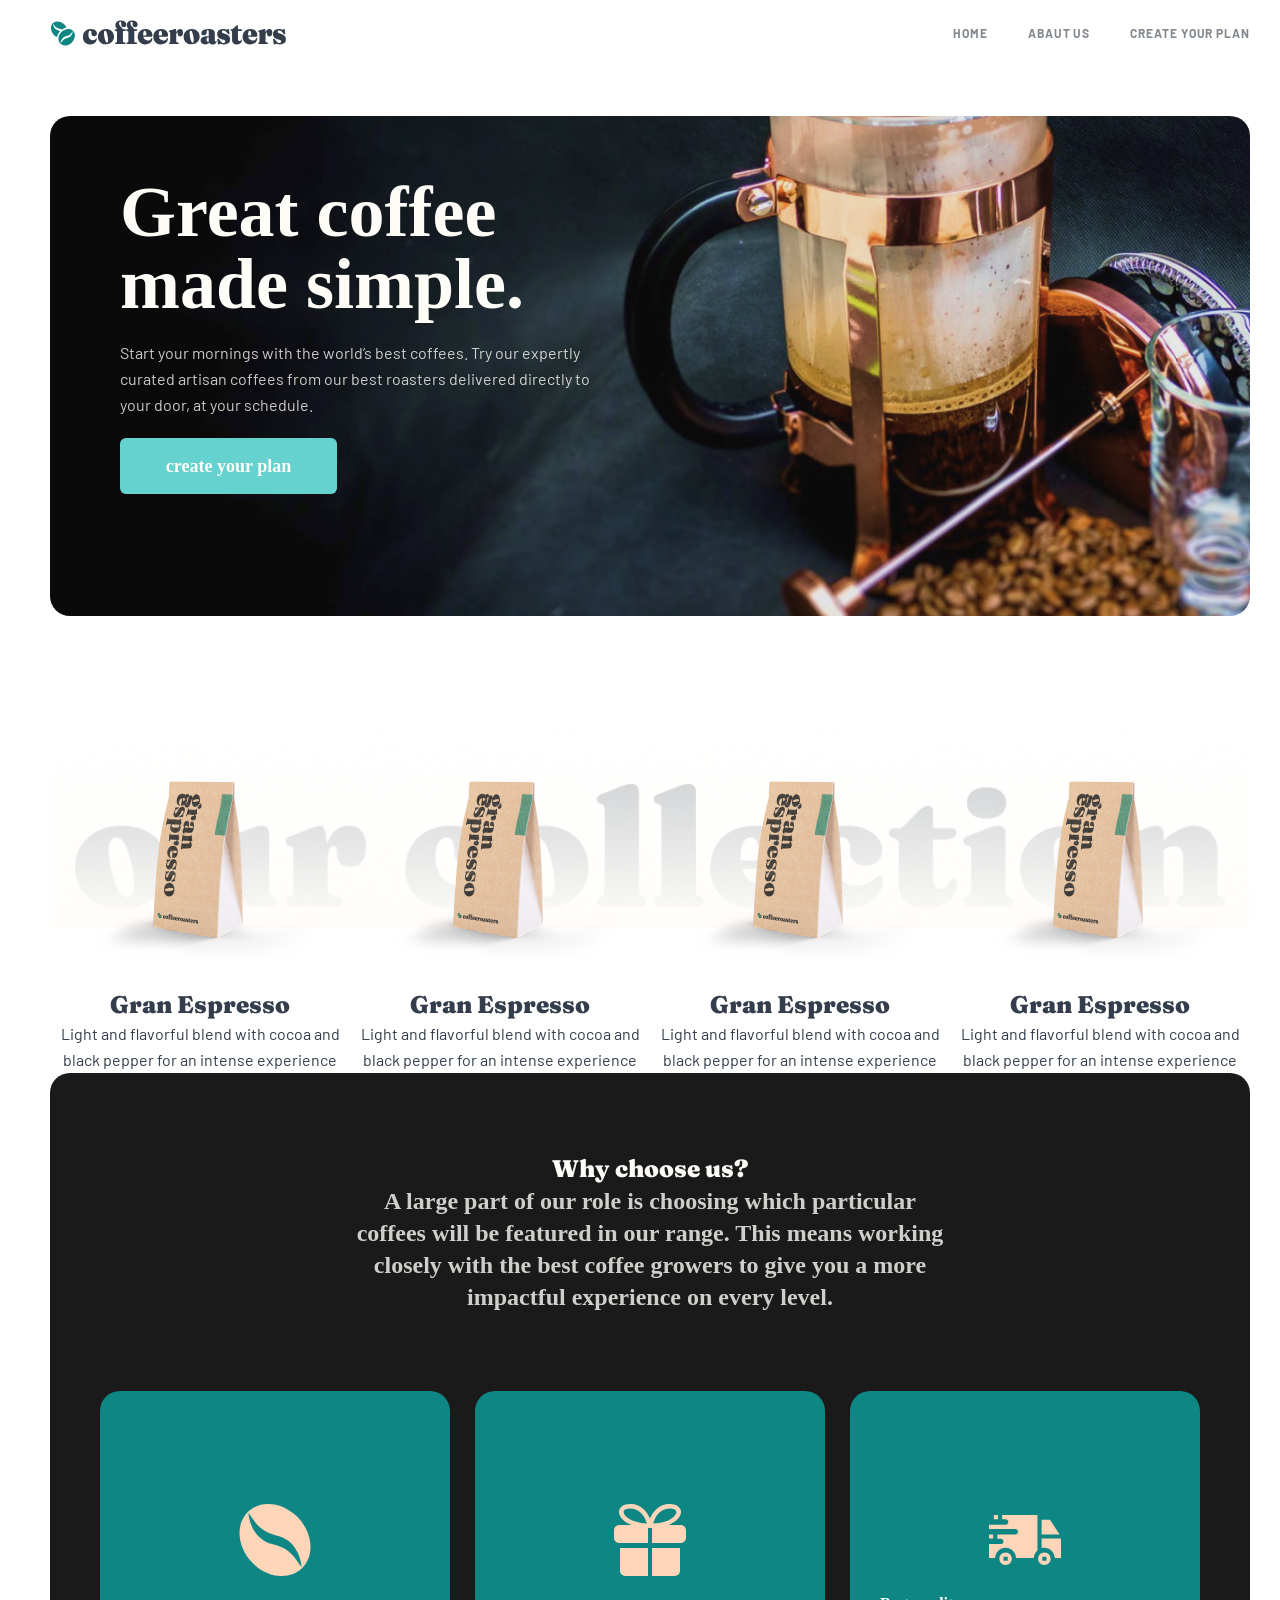
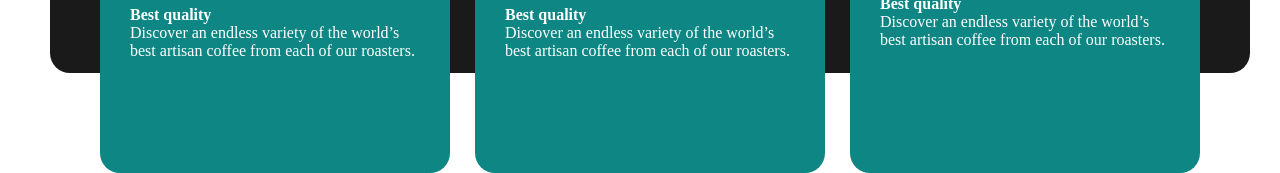
<file: index.html>
<!DOCTYPE html>
<html lang="en">

<head>
  <meta charset="UTF-8">
  <meta name="viewport" content="width=device-width, initial-scale=1.0">
  <title>Document</title>
  <link rel="stylesheet" href="css/fonts.css">
  <link rel="stylesheet" href="css/stayle.css">
</head>

<body>
  <div class="wraper">

    <header class="header">
      <nav class="navbar">
        <img src="img/logo__footer.svg" class="navar__logo" alt="">

        <ul class="navbar__list">
          <li navbar__itmes>
            <a href="#" class="navbar__link">Home</a>
          </li>

          <li navbar__itmes>
            <a href="../pages/abaut.html" class="navbar__link">Abaut us</a>
          </li>
          <li navbar__itmes>
            <a href="./pages/create.html" class="navbar__link">Create Your plan</a>
          </li>
        </ul>
        <div class="navbar__burger">
          <div class="navbar__burger__itme"></div>
          <div class="navbar__burger__itme"></div>
          <div class="navbar__burger__itme"></div>
        </div>
      </nav>
      <div class="intro">
        <div class="intro__left">
          <h2 class="intro__title">Great coffee made simple.</h2>
          <p class="intro__text">
            Start your mornings with the world’s best coffees. Try our
            expertly curated artisan coffees from our best roasters delivered
            directly to your door, at your schedule.
          </p>

          <button class="intro__btn">create your plan</button>
        </div>
      </div>

    </header>
   <main> 
       <section class="collection">
        <div class="collection__card">
          <img src="./img/paket.png" alt="" />
             <div>
          <h3 class="collection__title">Gran Espresso</h3>
          <p class="collection__text">
            Light and flavorful blend with cocoa and black pepper for an
            intense experience
          </p>
          </div>
        </div>
        <div class="collection__card">
          <img src="./img/paket.png" alt="" />
          <div>
          <h3 class="collection__title">Gran Espresso</h3>
          <p class="collection__text">
            Light and flavorful blend with cocoa and black pepper for an
            intense experience
          </p>
          </div>
        </div>
        <div class="collection__card">
          <img src="./img/paket.png" alt="" />
          <div>
          <h3 class="collection__title">Gran Espresso</h3>
          <p class="collection__text">
            Light and flavorful blend with cocoa and black pepper for an
            intense experience
          </p>
          </div>
        </div>
         <div class="collection__card">
          <img src="./img/paket.png" alt="" />
          <div>
          <h3 class="collection__title">Gran Espresso</h3>
          <p class="collection__text">
            Light and flavorful blend with cocoa and black pepper for an
            intense experience
          </p>
          </div>
        </div> 
        </section> 
    </main> 
    </section>
     <section class="why">
      <h2 class="why__title">Why choose us?</h2>

      <p class="why__text">
        A large part of our role is choosing which particular coffees will
        be featured in our range. This means working closely with the best
        coffee growers to give you a more impactful experience on every
        level.
      </p>

      <div class="why__cards">
        <div class="why__card">
          <img src="./img/cacao.svg" alt="" class="why__img" />
          <div>
          <h4 class="why__card__title">Best quality</h4>

          <p class="why__card_text">
            Discover an endless variety of the world’s best artisan coffee
            from each of our roasters.
          </p>
          </div>
        </div>
        <div class="why__card">
          <img src="./img/priz.svg" alt="" class="why__img" />
            <div>
          <h4 class="why__card_title">Best quality</h4>

          <p class="why__card_text">
            Discover an endless variety of the world’s best artisan coffee
            from each of our roasters.
          </p>
          </div>
        </div>
        <div class="why__card">
          <img src="./img/pochta.svg" alt="" class="why__img" />
          <div>
          <h4 class="why__card_title">Best quality</h4>

          <p class="why__card_text">
            Discover an endless variety of the world’s best artisan coffee
            from each of our roasters.
          </p>
          </div>
        </div>
      </div>
    </section>  

    <!-- <section class="work">
      <h2 class="work__title">How it works</h2>

      <div class="work__top">
        <div class="work__circle"></div>
        <hr class="work__hr" />
        <div class="work__circle"></div>
        <hr class="work__hr" />
        <div class="work__circle"></div>
      </div>

      <div class="work__bottom">
        <div class="work__card">
          <h2 class="work__subtitle">01</h2>
          <h2 class="work__maintitle">Pick your coffee</h2>
          <p class="work__text">
            Select from our evolving range of artisan coffees. Our beans are
            ethically sourced and we pay fair prices for them. There are new
            coffees in all profiles every month for you to try out.
          </p>
        </div>
        <div class="work__card">
          <h2 class="work__subtitle">02</h2>
          <h2 class="work__maintitle">Pick your coffee</h2>
          <p class="work__text">
            Select from our evolving range of artisan coffees. Our beans are
            ethically sourced and we pay fair prices for them. There are new
            coffees in all profiles every month for you to try out.
          </p>
        </div>
        <div class="work__card">
          <h2 class="work__subtitle">03</h2>
          <h2 class="work__maintitle">Pick your coffee</h2>
          <p class="work__text">
            Select from our evolving range of artisan coffees. Our beans are
            ethically sourced and we pay fair prices for them. There are new
            coffees in all profiles every month for you to try out.
          </p>
        </div>
      </div>

      <button class="work__btn">Create your plan</button>
    </section>  -->
<!-- 
     <footer class="footer">
      <div class=""><img class="footer__img" src="img/logo__nav.png" alt=""></div>

      <ul class="footer__list">
        <li footer__itmes>
          <a href="./index.html" class="footer__link">Home</a>
        </li>
        <li footer__itmes>
          <a href="./pages/abaut.html" class="footer__link">Abaut us</a>
        </li>
        <li footer__itmes>
          <a href="./pages/create.html" class="footer__link">Create Your plan</a>
        </li>
      </ul>
      <div class="footer__social">
        <img src="img/fakebook.png" alt="">
        <img src="img/tiwitwe.png" alt="">
        <img src="img/instagaram.png" alt="">
      </div>
    </footer>  -->
  </div>
</body>

</html>
</file>
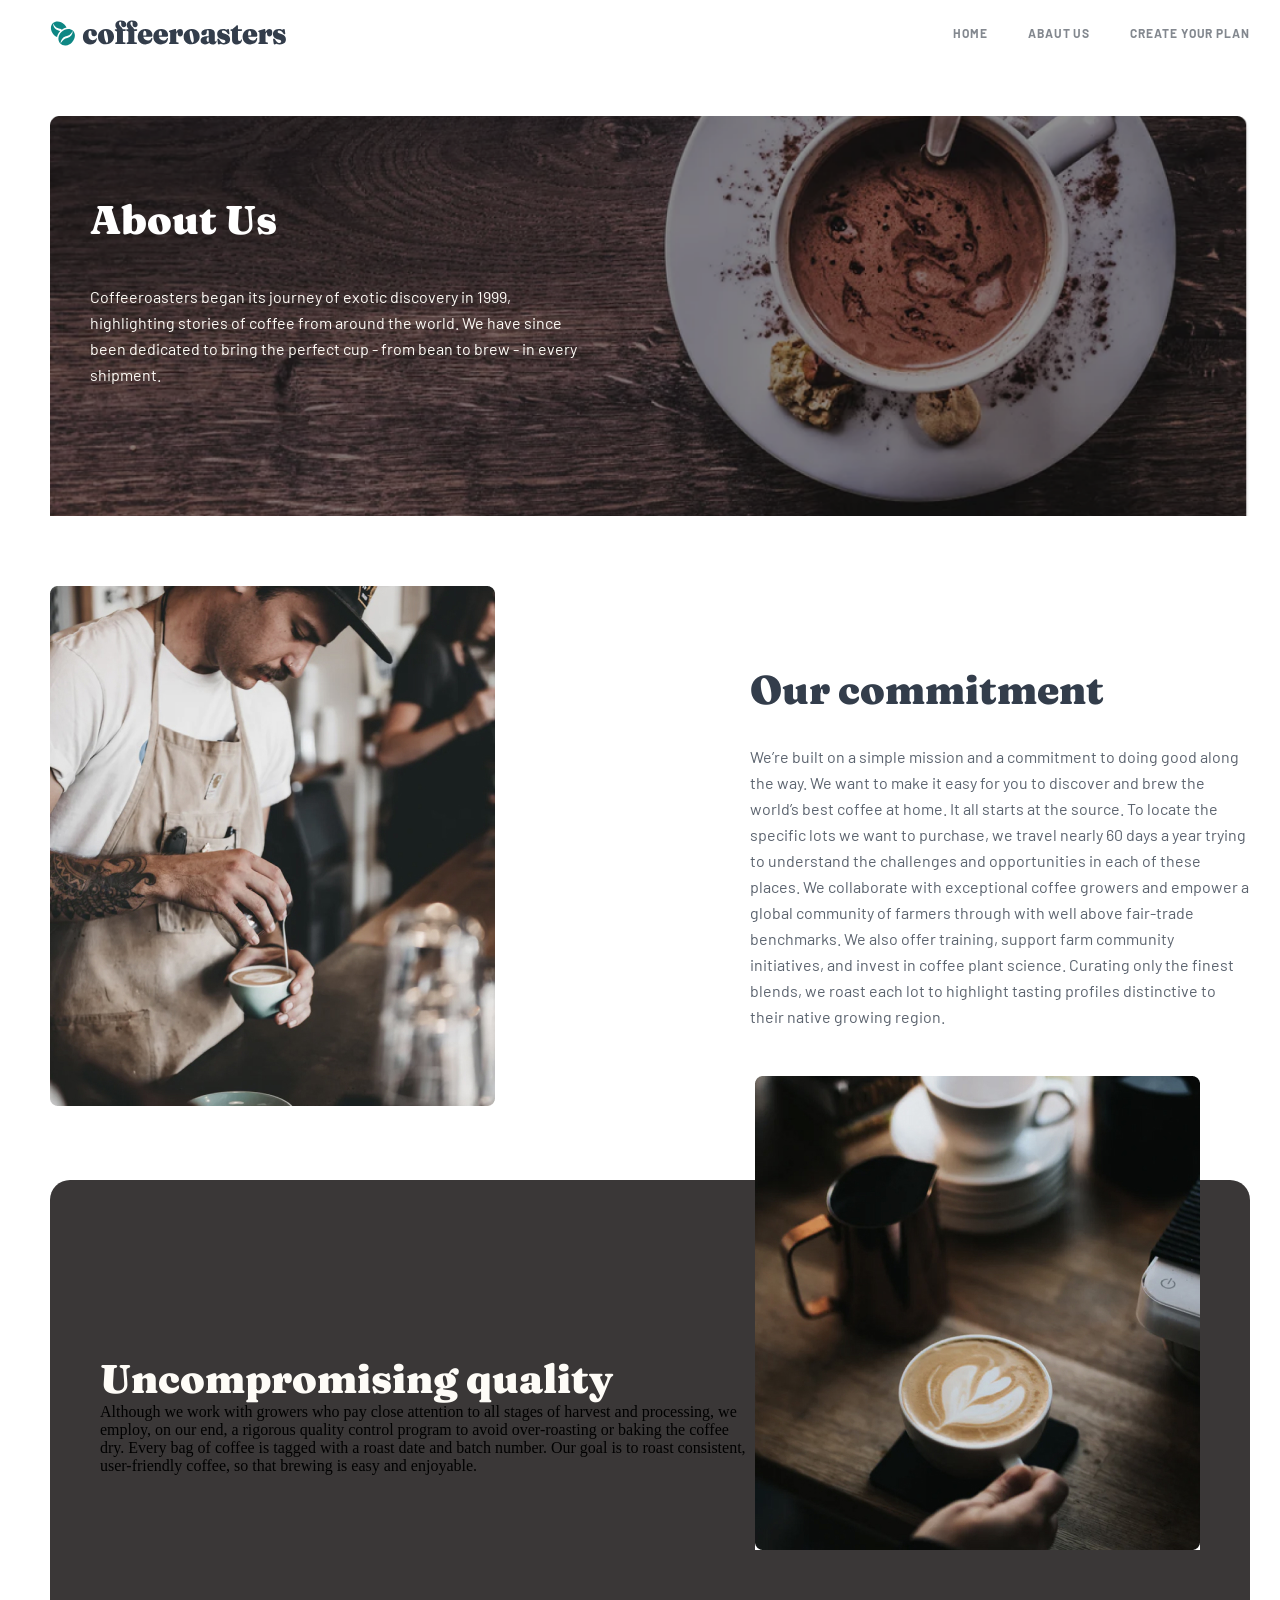
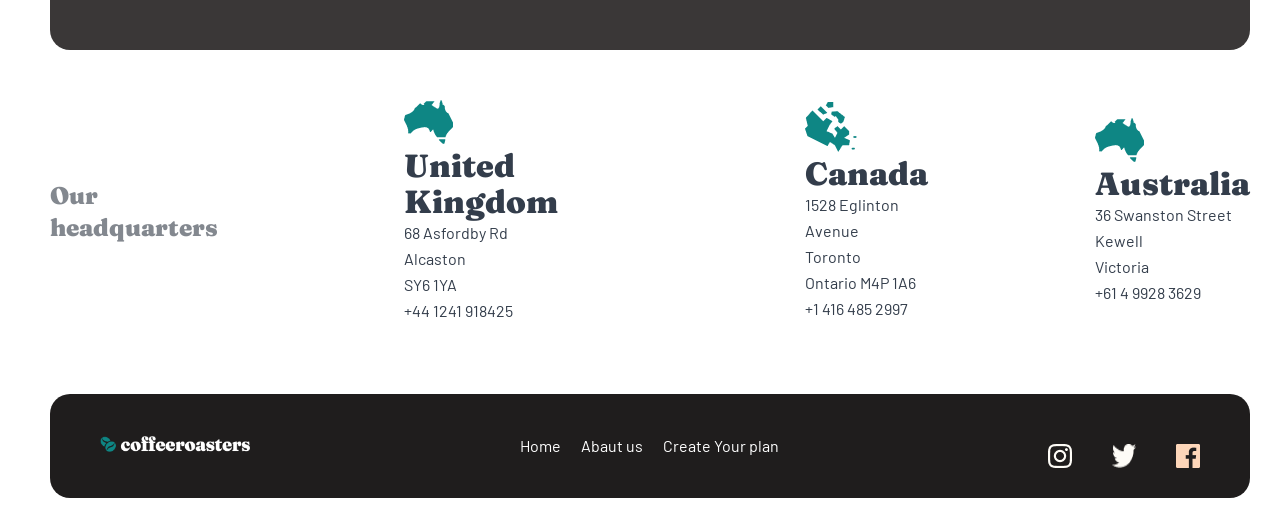
<file: pages/abaut.html>
<!DOCTYPE html>
<html lang="en">

<head>
  <meta charset="UTF-8">
  <meta name="viewport" content="width=device-width, initial-scale=1.0">
  <title>Abaut coffee</title>
  <link rel="stylesheet" href="../css/fonts.css">
  <link rel="stylesheet" href="../css/stayle.css">
</head>

<body>
  <div class="wraper">

    <header class="header">
      <nav class="navbar">
        <img src="../img/logo__footer.svg" class="navar__logo" alt="">

        <ul class="navbar__list">
          <li navbar__itmes>
            <a href="../index.html" class="navbar__link">Home</a>
          </li>

          <li navbar__itmes>
            <a href="./pages/abaut.html" class="navbar__link">Abaut us</a>
          </li>
          <li navbar__itmes>
            <a href="./create.html" class="navbar__link">Create Your plan</a>
          </li>
        </ul>
        <div class="navbar__burger">
          <div class="navbar__burger__itme"></div>
          <div class="navbar__burger__itme"></div>
          <div class="navbar__burger__itme"></div>
        </div>
      </nav>
      <div class="abautIntro">
          <div class="abautIntro__left"></div>         
        <h2 class="abautIntro__title">About Us</h2>
        <p class="abautIntro__text">Coffeeroasters began its journey of exotic discovery in 1999, highlighting stories of coffee from around the world. We have since been dedicated to bring the perfect cup - from bean to brew - in every shipment.</p>
        </div>
    </header>

    <main>

      <section class="aur">
          <div class="aur__left">
            <div class="aur__img"><img src="../img/left.jpg" alt=""></div>
          </div>
          <div class="aur__right">
            <h2 class="aur__title">Our commitment</h2>
            <p class="aur__text">We’re built on a simple mission and a commitment to doing good along the way. We want
              to make it easy for you to discover and brew the world’s best coffee at home. It all starts at the source.
              To locate the specific lots we want to purchase, we travel nearly 60 days a year trying to understand the
              challenges and opportunities in each of these places. We collaborate with exceptional coffee growers and
              empower a global community of farmers through with well above fair-trade benchmarks. We also offer
              training, support farm community initiatives, and invest in coffee plant science. Curating only the finest
              blends, we roast each lot to highlight tasting profiles distinctive to their native growing region.</p>
          </div>
        </section>
    </main>
    <main class="quality">
        <div class="quality__left">
          <h2 class="quality__title">Uncompromising quality</h2>
          <p class="qualty__text">Although we work with growers who pay close attention to all stages of harvest and
            processing, we employ, on our end, a rigorous quality control program to avoid over-roasting or baking the
            coffee dry. Every bag of coffee is tagged with a roast date and batch number. Our goal is to roast
            consistent, user-friendly coffee, so that brewing is easy and enjoyable.</p>
        </div>
        <div class="quality__right"><img src="../img/copichino.jpg" alt="" class="quality__img"></div>
      </main>
    <section class="cauntry">
        <h4 class="cauntry__title">Our headquarters</h4>
        <div><img src="../img/jaylashuv1.png" alt="">
          <h2 class="cauntry__h2">United Kingdom</h2>
          <p>68 Asfordby Rd</p>
          <p>Alcaston</p>
          <p>SY6 1YA</p>
          <p>+44 1241 918425</p>
        </div>
        <div><img src="../img/joylashuv2.png" alt="">
          <h2 class="cauntry__h2">Canada</h2>
          <p>1528 Eglinton Avenue</p>
          <p>Toronto</p>
          <p>Ontario M4P 1A6</p>
          <p>+1 416 485 2997</p>
        </div>
        <div><img src="../img/joylashuv.3.png" alt="">
          <h2 class="cauntry__h2">Australia</h2>
          <p>36 Swanston Street</p>
          <p>Kewell</p>
          <p>Victoria</p>
          <p>+61 4 9928 3629</p>
        </div>
      </section>

    <footer class="footer">
      <div class=""><img class="footer__img" src="../img/logo__nav.png" alt=""></div>

      <ul class="footer__list">
        <li footer__itmes>
          <a href="./index.html" class="footer__link">Home</a>
        </li>
        <li footer__itmes>
          <a href="./pages/abaut.html" class="footer__link">Abaut us</a>
        </li>
        <li footer__itmes>
          <a href="./pages/create.html" class="footer__link">Create Your plan</a>
        </li>
      </ul>
      <div class="footer__social">
        <img src="../img/instagaram.png" alt="">
        <img src="../img/tiwitwe.png" alt="">
        <img src="../img/fakebook.png" alt="">
      </div>
    </footer>
  </div>
</body>

</html>
</file>
<file: css/fonts.css>
/* fraunces-regular - latin */
@font-face {
  font-display: swap; /* Check https://developer.mozilla.org/en-US/docs/Web/CSS/@font-face/font-display for other options. */
  font-family: 'Fraunces';
  font-style: normal;
  font-weight: 400;
  src: url('../fonts/fraunces-v38-latin-regular.woff2') format('woff2'); /* Chrome 36+, Opera 23+, Firefox 39+, Safari 12+, iOS 10+ */
}
/* fraunces-900 - latin */
@font-face {
  font-display: swap; /* Check https://developer.mozilla.org/en-US/docs/Web/CSS/@font-face/font-display for other options. */
  font-family: 'Fraunces';
  font-style: normal;
  font-weight: 900;
  src: url('../fonts/fraunces-v38-latin-900.woff2') format('woff2'); /* Chrome 36+, Opera 23+, Firefox 39+, Safari 12+, iOS 10+ */
}

/* barlow-regular - latin */
@font-face {
  font-display: swap; /* Check https://developer.mozilla.org/en-US/docs/Web/CSS/@font-face/font-display for other options. */
  font-family: 'Barlow';
  font-style: normal;
  font-weight: 400;
  src: url('../fonts/barlow-v13-latin-regular.woff2') format('woff2'); /* Chrome 36+, Opera 23+, Firefox 39+, Safari 12+, iOS 10+ */
}
/* barlow-700 - latin */
@font-face {
  font-display: swap; /* Check https://developer.mozilla.org/en-US/docs/Web/CSS/@font-face/font-display for other options. */
  font-family: 'Barlow';
  font-style: normal;
  font-weight: 700;
  src: url('../fonts/barlow-v13-latin-700.woff2') format('woff2'); /* Chrome 36+, Opera 23+, Firefox 39+, Safari 12+, iOS 10+ */
}
</file>
<file: css/stayle.css>
@charset "UTF-8";
* {
  padding: 0;
  margin: 0;
  box-sizing: border-box;
}

li {
  list-style: none;
}

a {
  text-decoration: none;
}

.wraper {
  width: 1300px;
  margin: auto;
  padding: 20px 50px;
}

@media only screen and (max-width: 480px) {
  .wraper {
    width: 100%;
    padding: 20px 30px;
  }
}
@media only screen and (max-width: 912px) {
  .wraper {
    width: 100%;
    padding: 20px 30px;
  }
}
.navbar {
  display: flex;
  justify-content: space-between;
  align-items: center;
}
.navbar__logo {
  width: 220px;
}
.navbar__list {
  gap: 40px;
  display: flex;
  justify-content: space-between;
  align-items: center;
}
.navbar__link {
  /* HOME */
  font-family: "Barlow";
  font-style: normal;
  font-weight: 700;
  font-size: 12px;
  line-height: 15px;
  /* identical to box height, or 125% */
  letter-spacing: 0.923077px;
  text-transform: uppercase;
  color: #83888F;
}
.navbar__link__hover {
  color: #312d2d;
  transition: all 0.3s linear;
}
.navbar__burger {
  display: flex;
  justify-content: space-between;
  align-items: center;
  flex-direction: column;
  gap: 3px;
  display: none;
}
.navbar__burger__itme {
  width: 25px;
  height: 2px;
  background-color: black;
  border-radius: 20px;
}

@media only screen and (max-width: 480px) {
  .navbar__list {
    display: none;
  }
  .navbar__burger {
    display: flex;
  }
  .navbar__logo {
    width: 180px;
  }
}
@media only screen and (max-width: 912px) {
  .navbar__list {
    display: none;
  }
  .navbar__burger {
    display: flex;
  }
  .navbar__logo {
    width: 180px;
  }
}
.intro {
  background-image: url(../img/coffe.png);
  background-repeat: no-repeat;
  background-size: cover;
  background-position: top center;
  height: 500px;
  border-radius: 20px;
  margin-top: 70px;
  padding: 60px 70px;
}
.intro__title {
  /* Great coffee made si */
  width: 500px;
  font-family: "Fraunces ";
  font-style: normal;
  font-weight: 900;
  font-size: 72px;
  line-height: 72px;
  /* or 100% */
  color: #FEFCF7;
}
.intro__text {
  /* Start your mornings */
  width: 500px;
  margin: 20px 0;
  font-family: "Barlow";
  font-style: normal;
  font-weight: 400;
  font-size: 16px;
  line-height: 26px;
  /* or 162% */
  color: #FEFCF7;
  mix-blend-mode: normal;
  opacity: 0.8;
}
.intro__btn:hover {
  border-color: aqua;
}
.intro__btn:active {
  border-color: rgb(103, 146, 146);
}
.intro__btn {
  /* Group 3 */
  width: 217px;
  height: 56px;
  /* Rectangle */
  background: #66D2CF;
  border-radius: 6px;
  /* Create your plan */
  font-family: "Fraunces ";
  font-style: normal;
  font-weight: 900;
  font-size: 18px;
  line-height: 25px;
  /* identical to box height, or 139% */
  text-align: center;
  color: #FEFCF7;
  border: none;
}

@media only screen and (max-width: 480px) {
  .intro {
    padding: 30px 35px;
    height: 350px;
    margin-top: 36px;
  }
  .intro__title {
    width: 100%;
    font-size: 40px;
    line-height: 40px;
    /* or 100% */
    text-align: center;
    color: #FEFCF7;
  }
  .intro__text {
    /* Start your mornings */
    width: 100%;
    font-style: normal;
    font-weight: 400;
    font-size: 15px;
    line-height: 25px;
    /* or 167% */
    text-align: center;
    color: #FEFCF7;
    mix-blend-mode: normal;
    opacity: 0.8;
  }
  .intro__btn {
    margin: auto;
    display: block;
  }
}
@media only screen and (max-width: 480px) {
  .intro {
    width: 100%;
    height: 450px;
  }
  .intro__left {
    padding: 10px;
  }
  .intro__left__title {
    /* Great coffee made si */
    font-family: "Fraunces";
    font-style: normal;
    font-weight: 900;
    font-size: 48px;
    line-height: 48px;
    /* or 100% */
    color: #FEFCF7;
  }
  .intro__left__text {
    /* Start your mornings */
    font-family: "Barlow";
    font-style: normal;
    font-weight: 400;
    font-size: 15px;
    line-height: 25px;
    /* or 167% */
    color: #FEFCF7;
    mix-blend-mode: normal;
    opacity: 0.8;
  }
  .intro__btn {
    display: flex;
    align-items: center;
    justify-content: center;
    margin-top: 80px;
  }
}
.collection {
  display: flex;
  justify-content: space-between;
  align-items: center;
  margin-top: 100px;
  background-image: url(../img/collecion.png);
  background-size: contain;
  background-repeat: no-repeat;
  background-position: top center;
}
.collection__card {
  margin-top: 50px;
  display: flex;
  justify-content: space-between;
  align-items: center;
  flex-direction: column;
  text-align: center;
  gap: 30px;
}
.collection__title {
  font-family: "Fraunces";
  font-style: normal;
  font-weight: 900;
  font-size: 24px;
  line-height: 32px;
  /* identical to box height, or 133% */
  text-align: center;
  color: #333D4B;
}
.collection__text {
  /* Light and flavorful */
  font-family: "Barlow";
  font-style: normal;
  font-weight: 400;
  font-size: 16px;
  line-height: 26px;
  /* or 162% */
  text-align: center;
  color: #333D4B;
}

@media only screen and (max-width: 480px) {
  .collection {
    flex-direction: column;
  }
}
@media only screen and (max-width: 912px) {
  .collection {
    flex-direction: column;
  }
  .collection__title, .collection__text {
    text-align: start;
    margin-top: 10px;
  }
  .collection__card {
    flex-direction: row;
  }
}
.why {
  position: relative;
  height: 600px;
  border-radius: 20px;
  background-color: #1b1a1a;
  color: white;
  padding: 50px;
}
.why__title {
  text-align: center;
  margin-top: 30px;
  font-family: "Fraunces";
  font-style: normal;
  font-weight: 900;
  font-size: 40px;
  /* identical to box height, or 120% */
  text-align: center;
  color: #FEFCF7;
}
.why__text {
  /* A large part of our */
  font-family: "Barlow";
  width: 600px;
  margin: auto;
  font-style: normal;
  font-weight: 400;
  font-size: 16px;
  line-height: 26px;
  /* or 162% */
  text-align: center;
  color: #FEFCF7;
  mix-blend-mode: normal;
  opacity: 0.8;
}
.why__cards {
  display: flex;
  justify-content: space-between;
  align-items: center;
  position: absolute;
  gap: 25px;
  bottom: -100px;
}
.why__card {
  /* Group 10 Copy 2 */
  width: 350px;
  height: 382px;
  background-color: #0E8784;
  border-radius: 20px;
  padding: 40px 30px;
  display: flex;
  justify-content: space-between;
  align-items: center;
  flex-direction: column;
  justify-content: center;
  gap: 30px;
}
.why__title {
  /* Best quality */
  font-family: "Fraunces";
  font-style: normal;
  font-weight: 900;
  font-size: 24px;
  line-height: 32px;
  /* identical to box height, or 133% */
  text-align: center;
  color: #FEFCF7;
}
.why__text {
  /* Best quality */
  font-family: "Fraunces ";
  font-style: normal;
  font-weight: 900;
  font-size: 24px;
  line-height: 32px;
  /* identical to box height, or 133% */
  text-align: center;
  color: #FEFCF7;
}

@media only screen and (max-width: 480px) {
  .why {
    width: 100%;
  }
  .why__title {
    /* Why choose us? */
    font-size: 28px;
    line-height: 28px;
    /* identical to box height, or 100% */
    text-align: center;
    color: #FEFCF7;
  }
  .why__text {
    /* A large part of our */
    font-size: 15px;
    line-height: 25px;
    /* or 167% */
    text-align: start;
    color: #FEFCF7;
    mix-blend-mode: normal;
    opacity: 0.8;
  }
  .why__cards {
    position: relative;
    display: flex;
    align-items: center;
    justify-content: center;
    width: 100%;
    flex-direction: column;
  }
  .why__card {
    /* Rectangle */
    width: 279px;
    height: 382px;
    left: 48px;
    top: 2456px;
    background: #0E8784;
    border-radius: 8px;
  }
}
@media only screen and (max-width: 912px) {
  .why {
    width: 100%;
    margin-top: 50px;
  }
  .why__title {
    /* Why choose us? */
    font-family: "Fraunces";
    font-style: normal;
    font-weight: 900;
    font-size: 32px;
    line-height: 48px;
    /* identical to box height, or 150% */
    text-align: center;
    color: #FEFCF7;
    margin-top: 20px;
  }
  .why__text {
    /* A large part of our */
    font-family: "Barlow";
    font-style: normal;
    font-weight: 400;
    font-size: 15px;
    line-height: 25px;
    /* or 167% */
    text-align: center;
    color: #FEFCF7;
    mix-blend-mode: normal;
    opacity: 0.8;
    margin-top: 20px;
  }
  .why__cards {
    display: flex;
    flex-direction: column;
    bottom: -850px;
  }
  .why__card {
    flex-direction: row;
    align-items: center;
    gap: 30px;
    justify-content: center;
    width: 100%;
  }
  .why__card-titile {
    /* Best quality */
    font-family: "Fraunces";
    font-style: normal;
    font-weight: 900;
    font-size: 24px;
    line-height: 32px;
    /* identical to box height, or 133% */
    color: #FEFCF7;
  }
}
.work {
  margin-top: 200px;
}
.work__title {
  /* How it works */
  font-family: "Fraunces ";
  font-style: normal;
  font-weight: 900;
  font-size: 24px;
  line-height: 32px;
  /* identical to box height, or 133% */
  color: #83888F;
}
.work__top {
  display: flex;
  justify-content: space-between;
  align-items: center;
  width: 900px;
  margin: 40px 0;
}
.work__circle {
  width: 40px;
  height: 40px;
  border-radius: 50%;
  border: 1px solid rgb(33, 140, 104);
}
.work__hr {
  height: 2px;
  border-radius: 20px;
  border: 2px solid;
  width: 500px;
}
.work__bottom {
  display: flex;
  justify-content: space-between;
  align-items: center;
}
.work__subtitle {
  /* 01 */
  font-family: "Fraunces ";
  font-style: normal;
  font-weight: 900;
  font-size: 72px;
  line-height: 72px;
  /* identical to box height, or 100% */
  color: #FDD6BA;
}
.work__maintitle {
  /* Pick your coffee */
  font-family: "Fraunces ";
  font-style: normal;
  font-weight: 900;
  font-size: 32px;
  line-height: 36px;
  /* or 112% */
  color: #333D4B;
}
.work__text {
  /* Select from our evol */
  font-family: "Barlow";
  font-style: normal;
  font-weight: 400;
  font-size: 16px;
  line-height: 26px;
  width: 300px;
  /* or 162% */
  margin: 20px 0;
  color: #333D4B;
}
.work__btn:hover {
  border-color: aqua;
}
.work__btn:active {
  border-color: rgb(103, 146, 146);
}
.work__btn {
  /* Group 3 */
  width: 217px;
  height: 56px;
  /* Rectangle */
  background: #66D2CF;
  border-radius: 6px;
  /* Create your plan */
  font-family: "Fraunces ";
  font-style: normal;
  font-weight: 900;
  font-size: 18px;
  line-height: 25px;
  /* identical to box height, or 139% */
  text-align: center;
  color: #FEFCF7;
  border: none;
}

@media only screen and (max-width: 480px) {
  .work {
    display: flex;
    flex-direction: column;
    align-items: center;
    justify-content: center;
    width: 100%;
    margin-top: 1000px;
  }
  .work__title {
    /* How it works */
    font-family: "Fraunces";
    font-style: normal;
    font-weight: 900;
    font-size: 24px;
    line-height: 32px;
    /* identical to box height, or 133% */
    text-align: center;
    color: #83888F;
  }
  .work__top {
    display: none;
  }
  .work__subtitle {
    /* 01 */
    font-family: "Fraunces";
    font-style: normal;
    font-weight: 900;
    font-size: 72px;
    line-height: 72px;
    /* identical to box height, or 100% */
    text-align: center;
    color: #FDD6BA;
  }
  .work__maintitle {
    /* Pick your coffee */
    font-family: "Fraunces";
    font-style: normal;
    font-weight: 900;
    font-size: 28px;
    line-height: 32px;
    /* identical to box height, or 114% */
    text-align: center;
    color: #333D4B;
  }
  .work__text {
    /* Select from our evol */
    font-family: "Barlow";
    font-style: normal;
    font-weight: 400;
    font-size: 15px;
    line-height: 25px;
    /* or 167% */
    text-align: center;
    color: #333D4B;
  }
  .work__bottom {
    flex-direction: column;
  }
  .work__card {
    display: flex;
    justify-content: space-between;
    align-items: center;
    flex-direction: column;
    left: 0%;
    right: 0%;
    top: 10.04%;
    bottom: 67.38%;
    margin-top: 30px;
  }
  .work__card2 {
    display: flex;
    justify-content: space-between;
    align-items: center;
    flex-direction: column;
    /* Group 14 Copy */
    margin-top: 200px;
    left: 0%;
    right: 0%;
    top: 37.63%;
    bottom: 39.78%;
    margin-top: 300px;
  }
  .work__card3 {
    /* Group 14 Copy 2 */
    display: flex;
    justify-content: space-between;
    align-items: center;
    flex-direction: column;
    left: 0%;
    right: 0%;
    top: 65.23%;
    bottom: 12.1%;
    margin-top: 600px;
  }
  .work__btn {
    /* Group 3 */
    left: 16.82%;
    right: 16.82%;
    top: 94.98%;
    bottom: 0%;
    margin-top: 10px;
  }
}
.footer {
  background-color: rgb(31, 29, 29);
  display: flex;
  justify-content: space-between;
  align-items: center;
  padding: 30px 50px;
  border-radius: 20px;
  margin-top: 70px;
}
.footer__logo {
  width: 100px;
}
.footer__list {
  display: flex;
  justify-content: space-between;
  align-items: center;
  gap: 20px;
}
.footer__link {
  color: white;
  font-family: "Barlow";
}
.footer__link:hover {
  background-color: rgb(67, 28, 28);
}
.footer__img {
  width: 150px;
}
.footer__social {
  margin-top: 20px;
  display: flex;
  gap: 40px;
}

@media only screen and (max-width: 480px) {
  .footer {
    flex-direction: column;
    display: flex;
    align-items: center;
    justify-content: center;
    width: 100%;
    height: 300px;
    margin-top: 20px;
  }
  .footer__list {
    margin-top: 10px;
    display: flex;
    flex-direction: column;
    align-items: center;
    justify-content: center;
    gap: 20px;
  }
}
.abautIntro {
  margin-top: 70px;
  height: 400px;
  background-image: url(../img/bg.png);
  background-repeat: no-repeat;
  background-position: center top;
  background-size: cover;
  padding: 80px 40px;
}
.abautIntro__title {
  /* About Us */
  font-family: "Fraunces";
  font-style: normal;
  font-weight: 900;
  font-size: 40px;
  line-height: 48px;
  /* identical to box height, or 120% */
  color: white;
}
.abautIntro__text {
  /* Coffeeroasters began */
  font-family: "Barlow";
  width: 500px;
  font-style: normal;
  font-weight: 400;
  font-size: 16px;
  line-height: 26px;
  /* or 162% */
  margin-top: 40px;
  color: #FEFCF7;
}

@media only screen and (max-width: 480px) {
  .abautIntro {
    border-radius: 20px;
    padding: 30px 35px;
    height: 350px;
    margin-top: 50px;
  }
  .abautIntro__title {
    width: 100%;
    /* About Us */
    height: 28px;
    left: 0%;
    right: 0%;
    top: calc(50% - 14px - 87px);
    font-family: "Fraunces 9pt";
    font-style: normal;
    font-weight: 900;
    font-size: 28px;
    line-height: 28px;
    /* identical to box height, or 100% */
    text-align: center;
    color: #FEFCF7;
    margin-top: 50px;
  }
  .abautIntro__text {
    width: 100%;
    font-family: "Barlow";
    font-style: normal;
    font-weight: 400;
    font-size: 15px;
    line-height: 25px;
    /* or 167% */
    text-align: center;
    color: #FEFCF7;
    mix-blend-mode: normal;
    opacity: 0.8;
  }
}
.aur {
  display: flex;
  justify-content: space-between;
  align-items: center;
  gap: 70px;
  margin: 70px 0;
}
.aur__title {
  /* Our commitment */
  font-family: "Fraunces";
  font-style: normal;
  font-weight: 900;
  font-size: 40px;
  line-height: 48px;
  /* identical to box height, or 120% */
  color: #333D4B;
}
.aur__text {
  /* We’re built on a sim */
  font-family: "Barlow";
  font-style: normal;
  font-weight: 400;
  font-size: 16px;
  line-height: 26px;
  /* or 162% */
  margin-top: 30px;
  width: 500px;
  color: #333D4B;
  mix-blend-mode: normal;
  opacity: 0.8;
}

@media only screen and (max-width: 480px) {
  .aur {
    margin-top: 40px;
    position: relative;
  }
  .aur__img {
    width: 327px;
    height: 400px;
    left: 24px;
    top: 610px;
  }
  .aur__title {
    /* Our commitment */
    position: absolute;
    height: 48px;
    left: 0%;
    right: 0%;
    top: calc(50% - 24px - 202.5px);
    font-family: "Fraunces";
    font-style: normal;
    font-weight: 900;
    font-size: 32px;
    line-height: 48px;
    /* identical to box height, or 150% */
    text-align: center;
    color: #333D4B;
    margin-top: 550px;
  }
  .aur__text {
    /* We’re built on a sim */
    width: 100%;
    position: absolute;
    left: 0%;
    right: 0%;
    top: 17.22%;
    bottom: 0%;
    font-family: "Barlow";
    font-style: normal;
    font-weight: 400;
    font-size: 15px;
    line-height: 25px;
    /* or 167% */
    text-align: center;
    color: #333D4B;
    mix-blend-mode: normal;
    opacity: 0.8;
    margin-top: 550px;
  }
}
.quality {
  display: flex;
  justify-content: space-between;
  align-items: center;
  height: 470px;
  background-color: rgb(58, 55, 55);
  margin: 50px 0;
  border-radius: 20px;
  padding: 0 50px;
}
.quality__title {
  /* Uncompromising quali */
  font-family: "Fraunces";
  font-style: normal;
  font-weight: 900;
  font-size: 40px;
  line-height: 48px;
  /* identical to box height, or 120% */
  color: #FEFCF7;
}
.quality__text {
  /* Although we work wit */
  font-family: "Barlow";
  font-style: normal;
  font-weight: 400;
  font-size: 16px;
  line-height: 26px;
  /* or 162% */
  width: 500px;
  color: #FEFCF7;
  margin-top: 20px;
  mix-blend-mode: normal;
  opacity: 0.8;
}
.quality__right {
  margin-top: -200px;
  border-radius: 20px;
}

@media only screen and (max-width: 480px) {
  .quality {
    margin-top: 1000px;
    position: relative;
    flex-direction: column-reverse;
    gap: 100px;
  }
  .quality__title {
    /* Uncompromising quali */
    font-style: normal;
    font-weight: 900;
    font-size: 28px;
    line-height: 28px;
    /* or 100% */
    text-align: center;
    color: #FEFCF7;
  }
  .quality__img {
    border-radius: 20px;
    width: 350px;
    height: 250px;
  }
  .quality__text {
    /* Although we work wit */
    font-family: "Barlow";
    font-style: normal;
    font-weight: 400;
    font-size: 15px;
    line-height: 25px;
    /* or 167% */
    text-align: center;
    color: #FEFCF7;
    mix-blend-mode: normal;
    opacity: 0.8;
  }
}
.cauntry {
  display: flex;
  justify-content: space-between;
  align-items: center;
  justify-content: center;
  gap: 150px;
}
.cauntry__title {
  /* Our headquarters */
  font-family: "Fraunces";
  font-style: normal;
  font-weight: 900;
  font-size: 24px;
  line-height: 32px;
  /* identical to box height, or 133% */
  color: #83888F;
}
.cauntry__h2 {
  /* United Kingdom */
  font-family: "Fraunces";
  font-style: normal;
  font-weight: 900;
  font-size: 32px;
  line-height: 36px;
  /* identical to box height, or 112% */
  color: #333D4B;
}
.cauntry p {
  /* 68 Asfordby Rd Alcas */
  font-family: "Barlow";
  font-style: normal;
  font-weight: 400;
  font-size: 16px;
  line-height: 26px;
  /* or 162% */
  color: #333D4B;
}

@media (max-width: 480px) {
  /* Headquarters bo'limi */
  .cauntry {
    padding: 40px 24px;
    text-align: center;
  }
  .cauntry__title {
    font-size: 16px;
    margin-bottom: 32px;
  }
  /* Ustun o'rniga ketma-ket joylashuv */
  .cauntry__h2 {
    display: flex;
    flex-direction: column;
    align-items: center;
    gap: 40px;
  }
  .cauntry {
    display: flex;
    flex-direction: column;
    align-items: center;
    gap: 30px;
    width: 100%;
  }
  .cauntry img,
  .cauntry svg {
    width: 48px;
    height: auto;
  }
  .cauntry h3 {
    font-family: "Fraunces", serif;
    font-size: 22px;
    margin: 0;
  }
  .cauntry address {
    font-size: 11px;
    line-height: 1.8;
    letter-spacing: 1px;
    color: #6b6b6b;
    font-style: normal;
  }
}
.creat {
  justify-content: center;
  align-items: center;
  background-image: url(../img/bgimg.png);
  margin-top: 70px;
  height: 450px;
  margin-top: 70px;
  border-radius: 20px;
}
.creat__title {
  /* Create a plan */
  font-family: "Fraunces";
  font-style: normal;
  font-weight: 900;
  font-size: 72px;
  line-height: 72px;
  padding: 20px 0;
  /* identical to box height, or 100% */
  color: #FEFCF7;
}
.creat__text {
  /* Build a subscription */
  font-family: "Barlow";
  font-style: normal;
  font-weight: 400;
  font-size: 16px;
  line-height: 26px;
  /* or 162% */
  color: #FEFCF7;
  mix-blend-mode: normal;
  opacity: 0.8;
  width: 500px;
}

@media only screen and (max-width: 480px) {
  .creat {
    margin-top: 40px;
  }
  .creat__title {
    /* Create a plan */
    font-family: "Fraunces";
    font-style: normal;
    font-weight: 900;
    font-size: 40px;
    line-height: 40px;
    /* identical to box height, or 100% */
    text-align: center;
    color: #FEFCF7;
  }
  .creat__text {
    width: 100%;
    /* Build a subscription */
    font-family: "Barlow";
    font-style: normal;
    font-weight: 400;
    font-size: 15px;
    line-height: 25px;
    /* or 167% */
    text-align: center;
    color: #FEFCF7;
    mix-blend-mode: normal;
    opacity: 0.8;
    margin-top: 50px;
  }
}
.work2 {
  height: 500px;
  background-color: rgb(30, 28, 28);
  padding: 20px 20px;
  border-radius: 20px;
  margin-top: 30px;
}
.work2__subtitle {
  /* 01 */
  font-family: "Fraunces";
  font-style: normal;
  font-weight: 900;
  font-size: 72px;
  line-height: 72px;
  /* identical to box height, or 100% */
  color: #FDD6BA;
}
.work2__maintitle {
  /* Pick your coffee */
  font-family: "Fraunces";
  font-style: normal;
  font-weight: 900;
  font-size: 32px;
  line-height: 36px;
  /* or 112% */
  color: #FEFCF7;
}
.work2__text {
  /* Select from our evol */
  font-family: "Barlow";
  font-style: normal;
  font-weight: 400;
  font-size: 16px;
  line-height: 26px;
  /* or 162% */
  color: #FEFCF7;
  gap: 10px;
}

@media only screen and (max-width: 480px) {
  .work2 {
    position: relative;
    width: 100%;
    margin-top: 30px;
    height: 1000px;
  }
  .work2__title {
    /* How it works */
    font-family: "Fraunces";
    font-style: normal;
    font-weight: 900;
    font-size: 24px;
    line-height: 32px;
    /* identical to box height, or 133% */
    text-align: center;
    color: #83888F;
  }
  .work2__top {
    display: none;
  }
  .work2__subtitle {
    position: relative;
    /* 01 */
    font-family: "Fraunces";
    font-style: normal;
    font-weight: 900;
    font-size: 72px;
    line-height: 72px;
    /* identical to box height, or 100% */
    text-align: center;
    color: #FDD6BA;
  }
  .work2__maintitle {
    /* Pick your coffee */
    font-family: "Fraunces";
    font-style: normal;
    font-weight: 900;
    font-size: 28px;
    line-height: 32px;
    /* identical to box height, or 114% */
    text-align: center;
    color: #333D4B;
  }
  .work2__text {
    /* Select from our evol */
    font-family: "Barlow";
    font-style: normal;
    font-weight: 400;
    font-size: 15px;
    line-height: 25px;
    /* or 167% */
    text-align: center;
    color: #333D4B;
  }
  .work2__card1 {
    position: absolute;
    left: 0%;
    right: 0%;
    top: 10.04%;
    bottom: 67.38%;
    margin-top: 10px;
  }
  .work2__card2 {
    /* Group 14 Copy */
    margin-top: 200px;
    position: absolute;
    left: 0%;
    right: 0%;
    top: 37.63%;
    bottom: 39.78%;
    margin-top: 50px;
  }
  .work2__card3 {
    /* Group 14 Copy 2 */
    position: absolute;
    left: 0%;
    right: 0%;
    top: 65.23%;
    bottom: 12.1%;
    margin-top: 100px;
  }
}
.drink {
  display: flex;
  justify-content: space-between;
  align-items: center;
  text-align: start;
  margin-top: 100px;
}
.drink__right {
  width: 800px;
}
.drink__itme {
  display: flex;
  justify-content: space-between;
  align-items: center;
  gap: 30px;
  margin-top: 20px;
}
.drink__itme h2 {
  /* 01 */
  font-family: "Fraunces";
  font-style: normal;
  font-weight: 900;
  font-size: 24px;
  line-height: 32px;
  /* identical to box height, or 133% */
  color: #0E8784;
}
.drink__itme p {
  /* Preferences */
  font-family: "Fraunces";
  font-style: normal;
  font-weight: 900;
  font-size: 24px;
  line-height: 32px;
  /* identical to box height, or 133% */
  color: #333D4B;
}
.drink__itme p:hover {
  color: #0E8784;
}
.drink hr {
  border: 1px solid;
  margin-top: 20px;
}
.drink__card {
  display: flex;
  justify-content: space-between;
  align-items: center;
  flex-direction: column;
  gap: 30px;
  margin-top: 30px;
}
.drink__card-top {
  display: flex;
  justify-content: space-between;
  align-items: center;
  gap: 50px;
}
.drink__card-top p {
  /* How do you drink you */
  font-family: "Fraunces";
  font-style: normal;
  font-weight: 900;
  font-size: 30px;
  line-height: 48px;
  /* identical to box height, or 120% */
  color: #83888F;
}
.drink__card-top i {
  font-size: 50px;
}
.drink__card-bottom {
  display: flex;
  justify-content: space-between;
  align-items: center;
  gap: 30px;
}
.drink__card-bottom-card {
  width: 250px;
  height: 220px;
  border: 1px solid;
  border-radius: 20px;
  display: flex;
  justify-content: space-between;
  align-items: center;
  flex-direction: column;
  justify-content: center;
  gap: 30px;
  text-align: center;
  padding: 30px 20px;
  background-color: rgb(211, 211, 211);
}
.drink__card-bottom-card:hover {
  background-color: rgb(206, 123, 14);
}
.drink__card-bottom-card:active {
  background-color: #333D4B;
}

.order {
  width: 700px;
  height: 200px;
  border: 1px solid;
  background-color: #333D4B;
  padding: 20px 10px;
  border-radius: 20px;
  margin-top: 30px;
}
.order__title {
  /* Order Summary */
  font-family: "Barlow";
  font-style: normal;
  font-weight: 400;
  font-size: 16px;
  line-height: 26px;
  /* identical to box height, or 162% */
  text-transform: uppercase;
  width: 500px;
  color: #FFFFFF;
  mix-blend-mode: normal;
  opacity: 0.5;
}
.order__text {
  /* “I drink my coffee a */
  font-family: "Fraunces";
  font-style: normal;
  font-weight: 900;
  font-size: 24px;
  line-height: 40px;
  /* or 167% */
  color: #FFFFFF;
  margin-top: 20px;
}

.btn:hover {
  border-color: aqua;
}
.btn:active {
  border-color: rgb(103, 146, 146);
}
.btn {
  /* Group 3 */
  width: 217px;
  height: 56px;
  /* Rectangle */
  background: #66D2CF;
  border-radius: 6px;
  /* Create your plan */
  font-family: "Fraunces ";
  font-style: normal;
  font-weight: 900;
  font-size: 18px;
  line-height: 25px;
  /* identical to box height, or 139% */
  text-align: center;
  color: #FEFCF7;
  border: none;
  margin-top: 20px;
  display: flex;
  align-items: center;
  justify-content: center;
}

.btn {
  display: flex;
  align-items: center;
  justify-content: center;
  margin: auto;
  margin-top: 20px;
}

@media only screen and (max-width: 480px) {
  .drink {
    display: flex;
    flex-direction: column;
    align-items: center;
    justify-content: center;
  }
  .drink__left {
    display: none;
  }
  .drink__right {
    width: 100%;
  }
  .drink__card-bottom {
    flex-direction: column;
  }
  .drink__card-bottom-card {
    width: 100%;
  }
}
@media only screen and (max-width: 480px) {
  .order {
    width: 100%;
    align-items: center;
    justify-content: center;
    height: 400px;
  }
  .order .btn {
    display: flex;
    align-items: center;
    justify-content: center;
  }
  .order__title {
    width: 100%;
    /* Order Summary */
    font-family: "Barlow";
    font-style: normal;
    font-weight: 400;
    font-size: 16px;
    line-height: 26px;
    /* identical to box height, or 162% */
    text-transform: uppercase;
    color: #FFFFFF;
    mix-blend-mode: normal;
    opacity: 0.5;
  }
  .order__text {
    width: 100%;
    /* “I drink my coffee a */
    font-family: "Fraunces";
    font-style: normal;
    font-weight: 900;
    font-size: 24px;
    line-height: 40px;
    /* or 167% */
    color: #FFFFFF;
  }
}
.order__right {
  display: flex;
  justify-content: space-between;
  align-items: center;
  width: 700px;
  height: 200px;
  background-color: black;
  border-radius: 20px;
}/*# sourceMappingURL=stayle.css.map */
</file>
